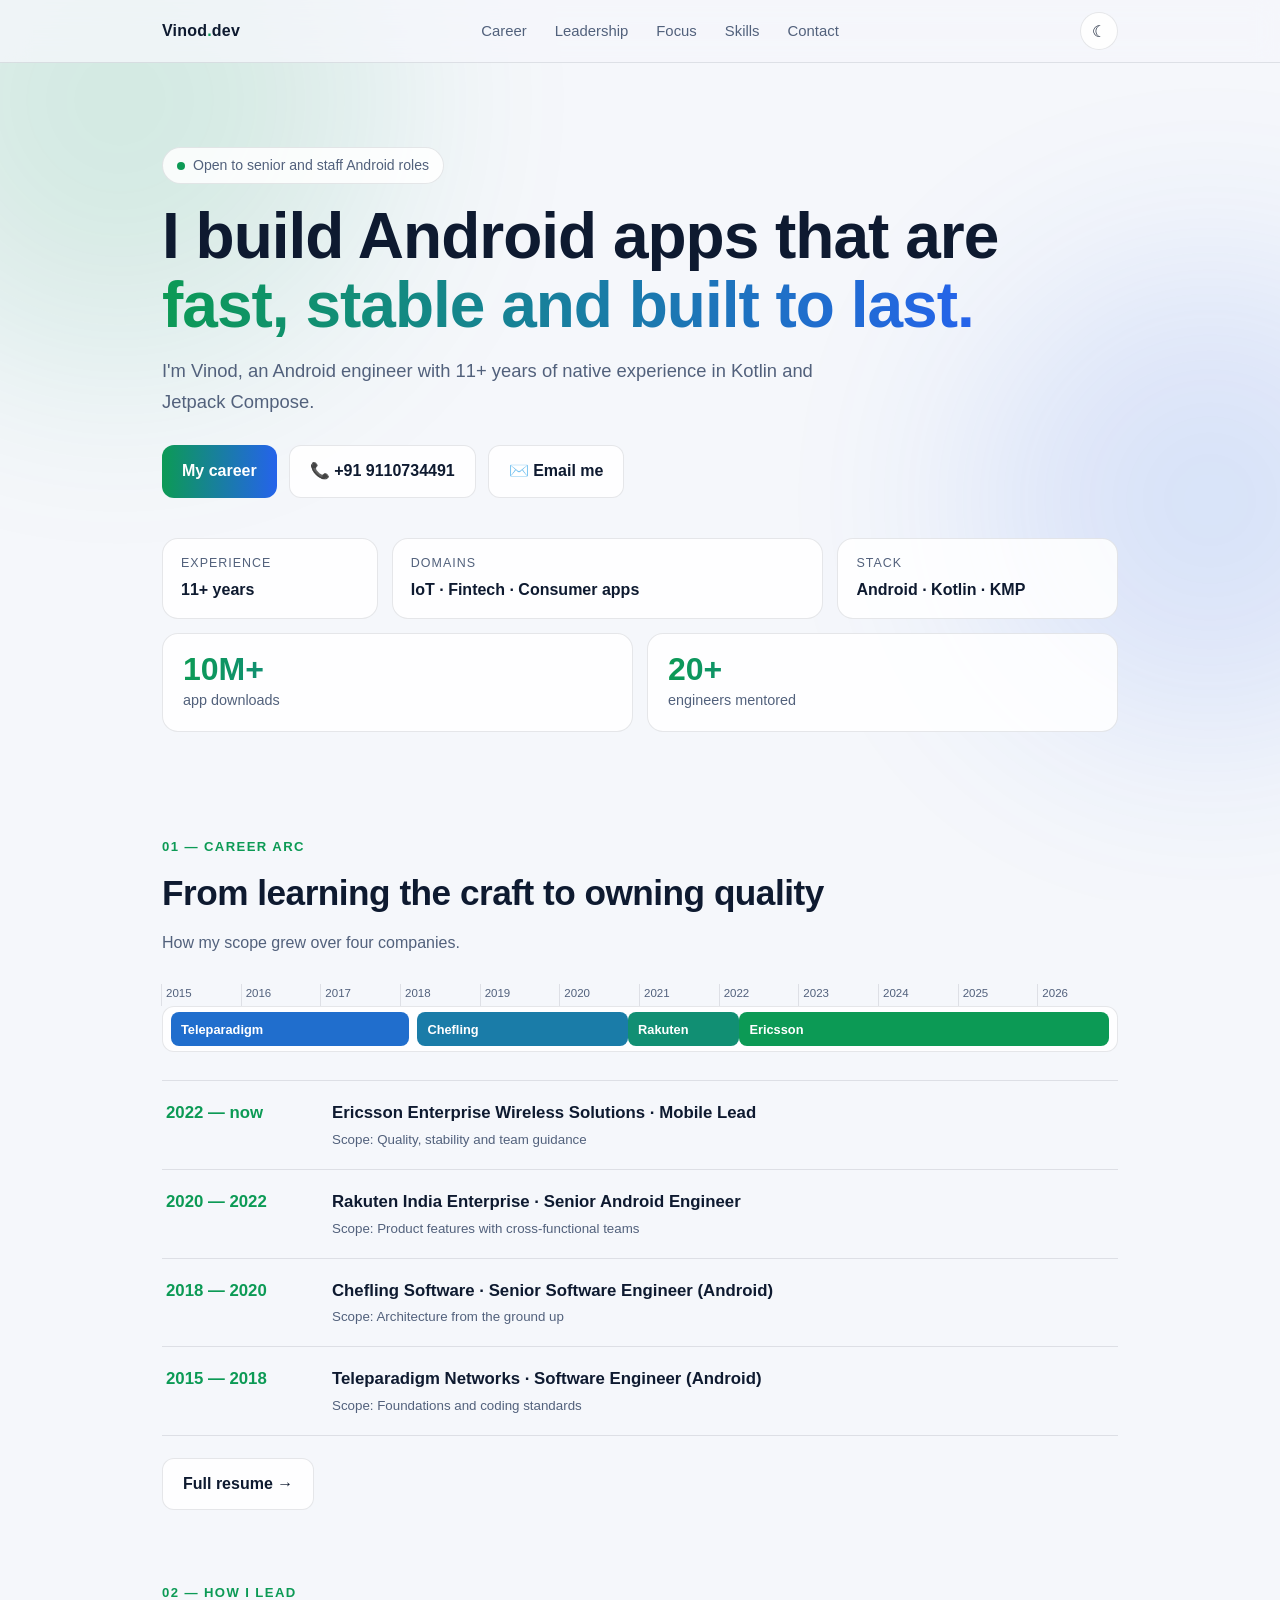
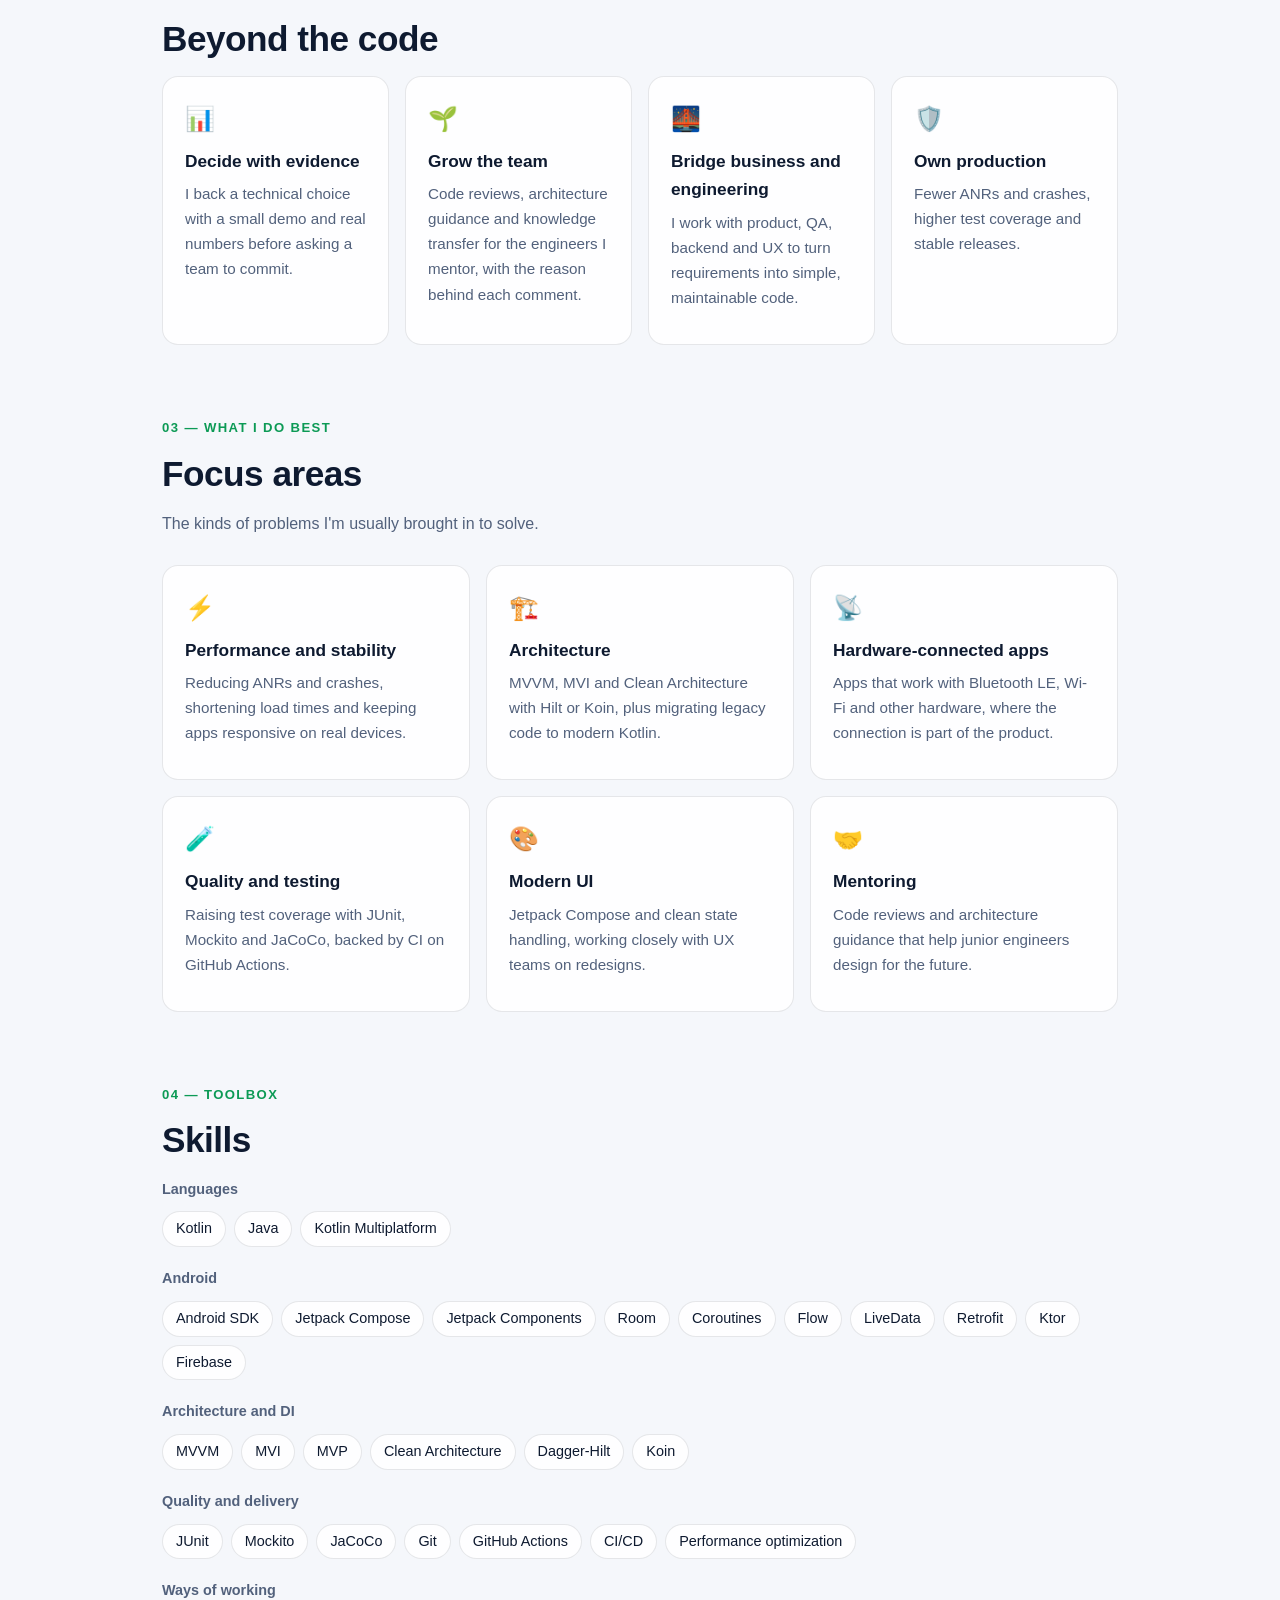
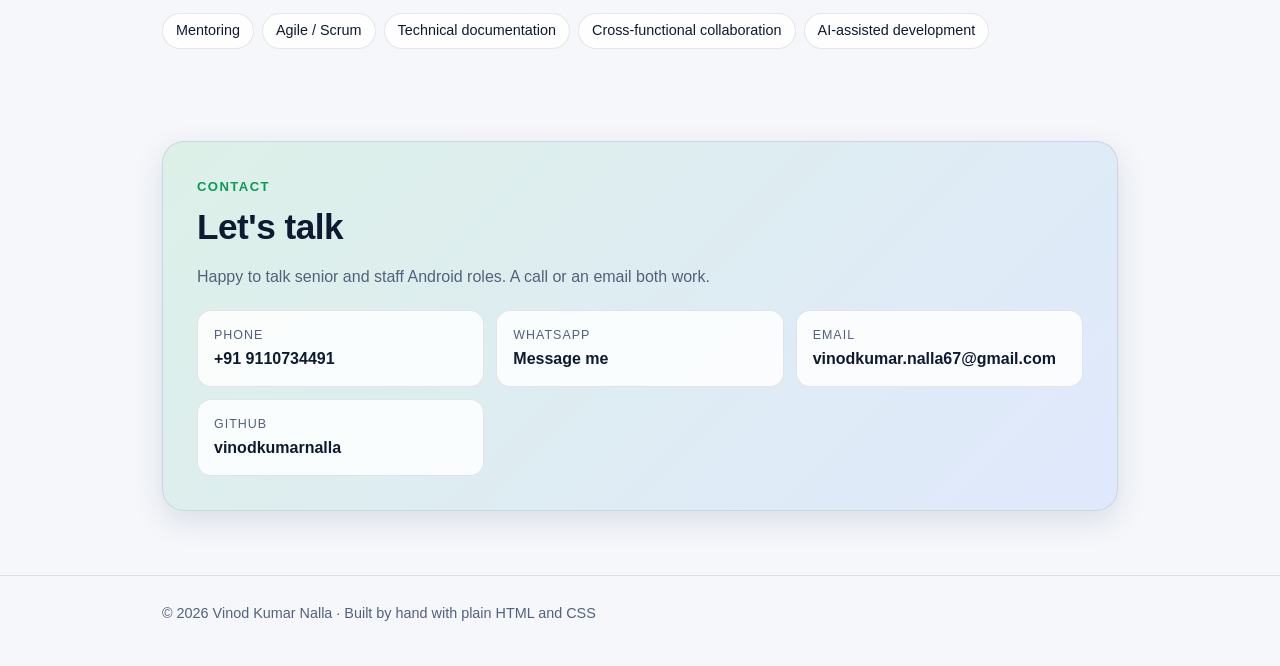
<file: index.html>
<!DOCTYPE html>
<html lang="en" data-theme="dark">
<head>
<meta charset="utf-8">
<meta name="viewport" content="width=device-width, initial-scale=1">
<title>Vinod Kumar Nalla | Senior Android Engineer</title>
<meta name="description" content="Vinod Kumar Nalla is an Android engineer with 11+ years of experience in Kotlin, Jetpack Compose and clean architecture.">
<meta property="og:title" content="Vinod Kumar Nalla | Senior Android Engineer">
<meta property="og:description" content="11+ years building production Android apps: Kotlin, Jetpack Compose, MVVM, Clean Architecture.">
<meta property="og:type" content="website">
<meta name="theme-color" content="#0a0f1c">
<link rel="icon" href="data:image/svg+xml,<svg xmlns='http://www.w3.org/2000/svg' viewBox='0 0 100 100'><rect width='100' height='100' rx='24' fill='%233ddc84'/><text x='50' y='68' font-size='54' text-anchor='middle' font-family='sans-serif' font-weight='800' fill='%23062b18'>VN</text></svg>">
<script>document.documentElement.classList.add("js");</script>
<link rel="stylesheet" href="styles.css">
</head>
<body>
<div class="glow" aria-hidden="true"><i></i><i></i></div>

<header class="nav">
  <div class="wrap">
    <a class="brand" href="#top">Vinod<span>.</span>dev</a>
    <nav class="links" id="links" aria-label="Primary">
      <a href="#career">Career</a>
      <a href="#lead">Leadership</a>
      <a href="#focus">Focus</a>
      <a href="#skills">Skills</a>
      <a href="#contact">Contact</a>
    </nav>
    <div style="display:flex;gap:8px">
      <button class="icon-btn" id="themeBtn" aria-label="Toggle light and dark theme" title="Toggle theme">☾</button>
      <button class="icon-btn" id="menuBtn" aria-label="Open menu" aria-expanded="false">☰</button>
    </div>
  </div>
</header>

<main class="wrap" id="top">

  <div class="hero">
    <span class="pill"><span class="dot"></span> Open to senior and staff Android roles</span>
    <h1>I build Android apps that are <span class="gradient-text">fast, stable and built to last.</span></h1>
    <p class="lead">
      I'm Vinod, an Android engineer with 11+ years of native experience in Kotlin and Jetpack Compose.
    </p>
    <div class="btns">
      <a class="btn primary" href="#career">My career</a>
      <a class="btn" href="tel:+919110734491">📞 +91 9110734491</a>
      <a class="btn" href="mailto:vinodkumar.nalla67@gmail.com">✉️ Email me</a>
    </div>

    <dl class="quick">
      <div><dt>Experience</dt><dd>11+ years</dd></div>
      <div><dt>Domains</dt><dd>IoT · Fintech · Consumer apps</dd></div>
      <div><dt>Stack</dt><dd>Android · Kotlin · KMP</dd></div>
    </dl>

    <div class="stats">
      <div class="stat"><b class="gradient-text">10M+</b><span>app downloads</span></div>
      <div class="stat"><b class="gradient-text">20+</b><span>engineers mentored</span></div>
    </div>

  </div>









  <section id="career" class="reveal">
    <div class="eyebrow">01 — Career arc</div>
    <h2>From learning the craft to owning quality</h2>
    <p class="sub">How my scope grew over four companies.</p>

    <div class="ruler" aria-hidden="true">
      <div class="ticks"><span style="left:0.0%">2015</span><span style="left:8.33%">2016</span><span style="left:16.67%">2017</span><span style="left:25.0%">2018</span><span style="left:33.33%">2019</span><span style="left:41.67%">2020</span><span style="left:50.0%">2021</span><span style="left:58.33%">2022</span><span style="left:66.67%">2023</span><span style="left:75.0%">2024</span><span style="left:83.33%">2025</span><span style="left:91.67%">2026</span></div>
      <div class="track"><div class="bar b0" style="left:0.83%;width:25.0%" title="Teleparadigm Networks: 2015 — 2018"><span>Teleparadigm</span></div><div class="bar b1" style="left:26.67%;width:22.08%" title="Chefling Software: 2018 — 2020"><span>Chefling</span></div><div class="bar b2" style="left:48.75%;width:11.67%" title="Rakuten India Enterprise: 2020 — 2022"><span>Rakuten</span></div><div class="bar b3" style="left:60.42%;width:38.75%" title="Ericsson Enterprise Wireless Solutions: 2022 — Now"><span>Ericsson</span></div></div>
    </div>

    <div class="clist">
      <div class="crow">
        <div class="cyrs">2022 — now</div>
        <div class="cmain"><strong>Ericsson Enterprise Wireless Solutions · Mobile Lead</strong><small>Scope: Quality, stability and team guidance</small></div>
      </div>
      <div class="crow">
        <div class="cyrs">2020 — 2022</div>
        <div class="cmain"><strong>Rakuten India Enterprise · Senior Android Engineer</strong><small>Scope: Product features with cross-functional teams</small></div>
      </div>
      <div class="crow">
        <div class="cyrs">2018 — 2020</div>
        <div class="cmain"><strong>Chefling Software · Senior Software Engineer (Android)</strong><small>Scope: Architecture from the ground up</small></div>
      </div>
      <div class="crow">
        <div class="cyrs">2015 — 2018</div>
        <div class="cmain"><strong>Teleparadigm Networks · Software Engineer (Android)</strong><small>Scope: Foundations and coding standards</small></div>
      </div>
    </div>
    <p class="more"><a class="btn" href="resume.html">Full resume →</a></p>
  </section>

  <section id="lead" class="reveal">
    <div class="eyebrow">02 — How I lead</div>
    <h2>Beyond the code</h2>
    <div class="grid cols-4">
      <div class="card"><div class="ico">📊</div><h3>Decide with evidence</h3><p>I back a technical choice with a small demo and real numbers before asking a team to commit.</p></div>
      <div class="card"><div class="ico">🌱</div><h3>Grow the team</h3><p>Code reviews, architecture guidance and knowledge transfer for the engineers I mentor, with the reason behind each comment.</p></div>
      <div class="card"><div class="ico">🌉</div><h3>Bridge business and engineering</h3><p>I work with product, QA, backend and UX to turn requirements into simple, maintainable code.</p></div>
      <div class="card"><div class="ico">🛡️</div><h3>Own production</h3><p>Fewer ANRs and crashes, higher test coverage and stable releases.</p></div>
    </div>
  </section>

  <section id="focus" class="reveal">
    <div class="eyebrow">03 — What I do best</div>
    <h2>Focus areas</h2>
    <p class="sub">The kinds of problems I'm usually brought in to solve.</p>
    <div class="grid cols-3">
      <div class="card"><div class="ico">⚡</div><h3>Performance and stability</h3><p>Reducing ANRs and crashes, shortening load times and keeping apps responsive on real devices.</p></div>
      <div class="card"><div class="ico">🏗️</div><h3>Architecture</h3><p>MVVM, MVI and Clean Architecture with Hilt or Koin, plus migrating legacy code to modern Kotlin.</p></div>
      <div class="card"><div class="ico">📡</div><h3>Hardware-connected apps</h3><p>Apps that work with Bluetooth LE, Wi-Fi and other hardware, where the connection is part of the product.</p></div>
      <div class="card"><div class="ico">🧪</div><h3>Quality and testing</h3><p>Raising test coverage with JUnit, Mockito and JaCoCo, backed by CI on GitHub Actions.</p></div>
      <div class="card"><div class="ico">🎨</div><h3>Modern UI</h3><p>Jetpack Compose and clean state handling, working closely with UX teams on redesigns.</p></div>
      <div class="card"><div class="ico">🤝</div><h3>Mentoring</h3><p>Code reviews and architecture guidance that help junior engineers design for the future.</p></div>
    </div>
  </section>

  <section id="skills" class="reveal">
    <div class="eyebrow">04 — Toolbox</div>
    <h2>Skills</h2>
    <div class="skill-group"><h3>Languages</h3>
      <div class="chips"><span class="chip">Kotlin</span><span class="chip">Java</span><span class="chip">Kotlin Multiplatform</span></div></div>
    <div class="skill-group"><h3>Android</h3>
      <div class="chips"><span class="chip">Android SDK</span><span class="chip">Jetpack Compose</span><span class="chip">Jetpack Components</span><span class="chip">Room</span><span class="chip">Coroutines</span><span class="chip">Flow</span><span class="chip">LiveData</span><span class="chip">Retrofit</span><span class="chip">Ktor</span><span class="chip">Firebase</span></div></div>
    <div class="skill-group"><h3>Architecture and DI</h3>
      <div class="chips"><span class="chip">MVVM</span><span class="chip">MVI</span><span class="chip">MVP</span><span class="chip">Clean Architecture</span><span class="chip">Dagger-Hilt</span><span class="chip">Koin</span></div></div>
    <div class="skill-group"><h3>Quality and delivery</h3>
      <div class="chips"><span class="chip">JUnit</span><span class="chip">Mockito</span><span class="chip">JaCoCo</span><span class="chip">Git</span><span class="chip">GitHub Actions</span><span class="chip">CI/CD</span><span class="chip">Performance optimization</span></div></div>
    <div class="skill-group"><h3>Ways of working</h3>
      <div class="chips"><span class="chip">Mentoring</span><span class="chip">Agile / Scrum</span><span class="chip">Technical documentation</span><span class="chip">Cross-functional collaboration</span><span class="chip">AI-assisted development</span></div></div>
  </section>

  <section id="contact" class="reveal">
    <div class="contact-box">
      <div class="eyebrow">Contact</div>
      <h2>Let's talk</h2>
      <p class="sub" style="margin-bottom:0">Happy to talk senior and staff Android roles. A call or an email both work.</p>
      <div class="contact-list">
        <a class="contact-item" href="tel:+919110734491"><small>Phone</small><strong>+91 9110734491</strong></a>
        <a class="contact-item" href="https://wa.me/919110734491" target="_blank" rel="noopener"><small>WhatsApp</small><strong>Message me</strong></a>
        <a class="contact-item" href="mailto:vinodkumar.nalla67@gmail.com"><small>Email</small><strong>vinodkumar.nalla67@gmail.com</strong></a>
        <a class="contact-item" href="https://github.com/vinodkumarnalla" target="_blank" rel="noopener"><small>GitHub</small><strong>vinodkumarnalla</strong></a>
      </div>
    </div>
  </section>

</main>

<footer>
  <div class="wrap">© <span id="y"></span> Vinod Kumar Nalla · Built by hand with plain HTML and CSS</div>
</footer>

<script>
  // theme: saved choice, else system preference
  (function () {
    var root = document.documentElement;
    var saved = null;
    try { saved = localStorage.getItem('theme'); } catch (e) {}
    var prefersLight = window.matchMedia && window.matchMedia('(prefers-color-scheme: light)').matches;
    var theme = saved || (prefersLight ? 'light' : 'dark');
    var btn = document.getElementById('themeBtn');
    function apply(t) {
      root.setAttribute('data-theme', t);
      btn.textContent = t === 'dark' ? '☀' : '☾';
      var m = document.querySelector('meta[name=theme-color]');
      if (m) m.setAttribute('content', t === 'dark' ? '#0a0f1c' : '#f5f7fb');
    }
    apply(theme);
    btn.addEventListener('click', function () {
      theme = root.getAttribute('data-theme') === 'dark' ? 'light' : 'dark';
      apply(theme);
      try { localStorage.setItem('theme', theme); } catch (e) {}
    });
  })();

  // mobile menu
  var menuBtn = document.getElementById('menuBtn');
  var links = document.getElementById('links');
  menuBtn.addEventListener('click', function () {
    var open = links.classList.toggle('open');
    menuBtn.setAttribute('aria-expanded', open ? 'true' : 'false');
  });
  links.addEventListener('click', function (e) {
    if (e.target.tagName === 'A') { links.classList.remove('open'); menuBtn.setAttribute('aria-expanded', 'false'); }
  });

  // reveal on scroll
  var reduce = window.matchMedia && window.matchMedia('(prefers-reduced-motion: reduce)').matches;
  var items = document.querySelectorAll('.reveal');
  if ('IntersectionObserver' in window && !reduce) {
    var io = new IntersectionObserver(function (entries) {
      entries.forEach(function (en) { if (en.isIntersecting) { en.target.classList.add('in'); io.unobserve(en.target); } });
    }, { threshold: 0.08 });
    items.forEach(function (el) { io.observe(el); });
  } else {
    items.forEach(function (el) { el.classList.add('in'); });
  }
  // safety net: never leave content hidden
  setTimeout(function () { items.forEach(function (el) { el.classList.add('in'); }); }, 1200);

  // active nav link
  var sections = Array.prototype.slice.call(document.querySelectorAll('main section[id]'));
  var navLinks = Array.prototype.slice.call(document.querySelectorAll('nav.links a'));
  function setActive() {
    var y = window.scrollY + 120, current = null;
    sections.forEach(function (s) { if (s.offsetTop <= y) current = s.id; });
    navLinks.forEach(function (a) { a.classList.toggle('active', a.getAttribute('href') === '#' + current); });
  }
  window.addEventListener('scroll', setActive, { passive: true });
  setActive();

  document.getElementById('y').textContent = new Date().getFullYear();
</script>
</body>
</html>
</file>
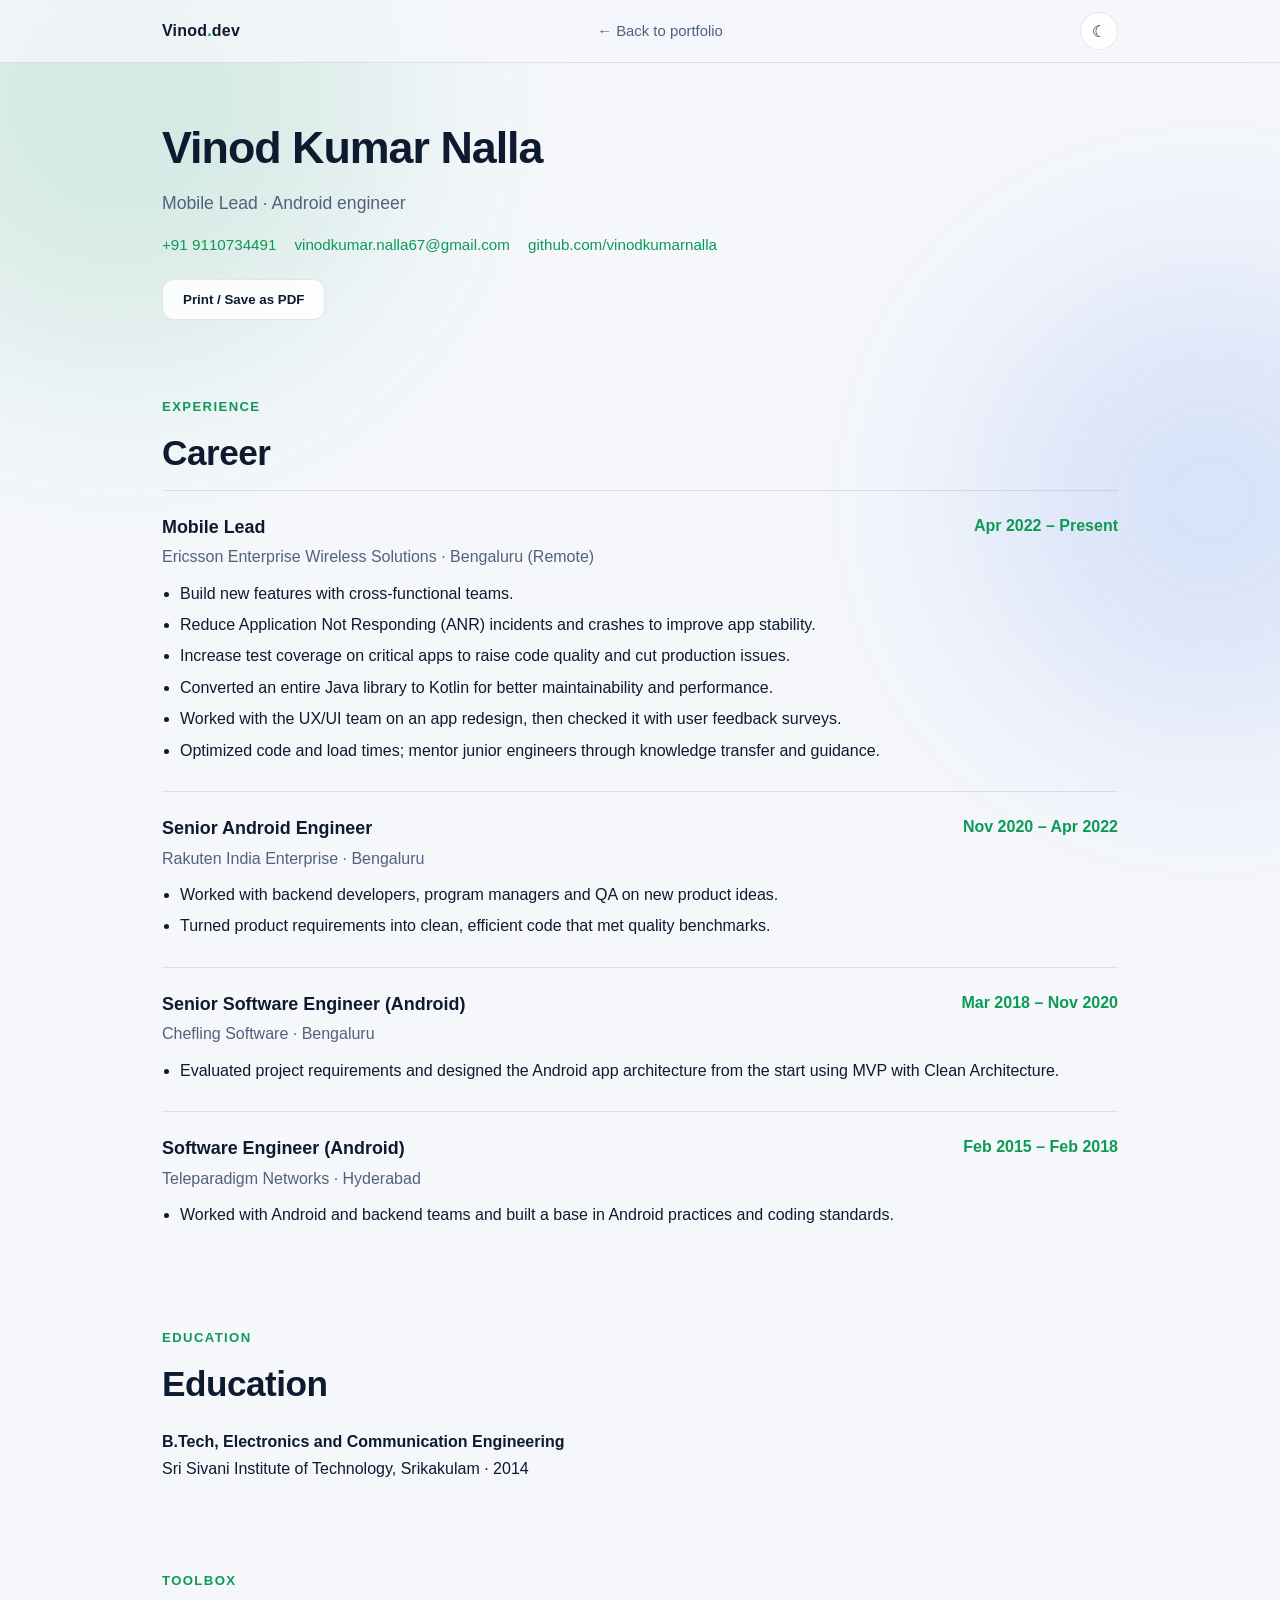
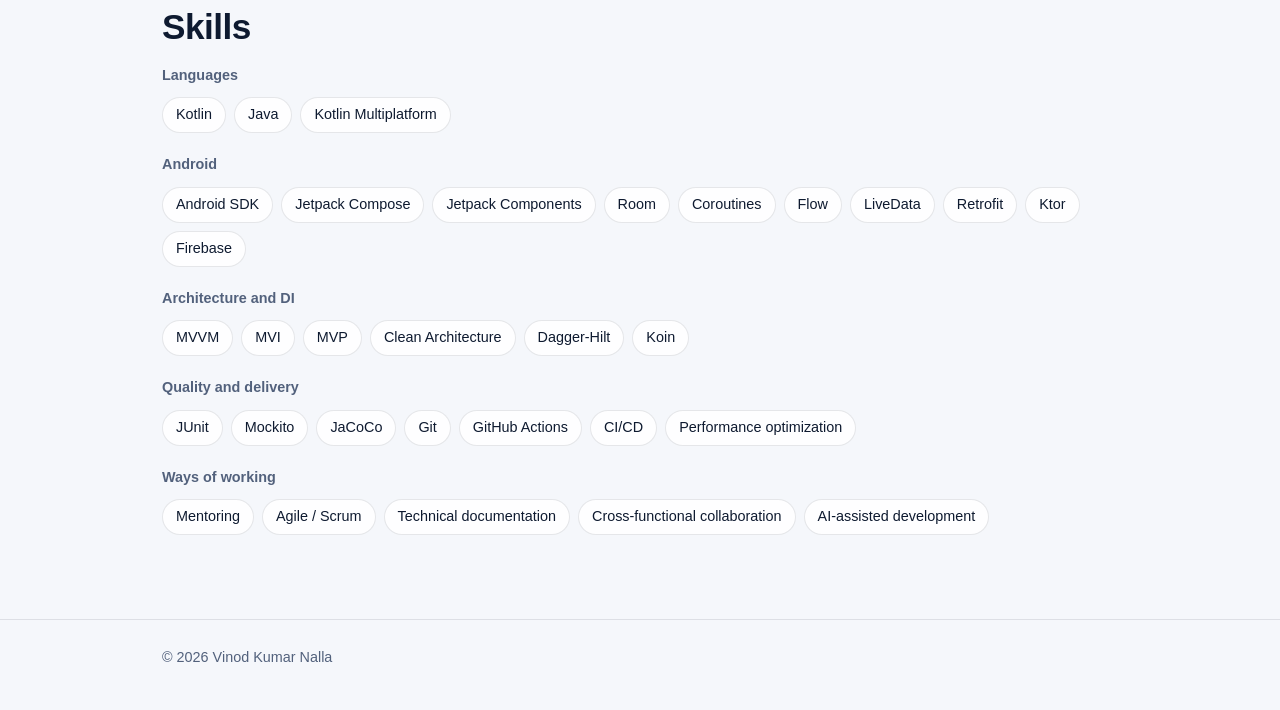
<file: resume.html>
<!DOCTYPE html>
<html lang="en" data-theme="dark">
<head>
<meta charset="utf-8">
<meta name="viewport" content="width=device-width, initial-scale=1">
<title>Resume | Vinod Kumar Nalla</title>
<meta name="description" content="Full resume of Vinod Kumar Nalla, Android engineer.">
<meta name="theme-color" content="#0a0f1c">
<link rel="icon" href="data:image/svg+xml,<svg xmlns='http://www.w3.org/2000/svg' viewBox='0 0 100 100'><rect width='100' height='100' rx='24' fill='%233ddc84'/><text x='50' y='68' font-size='54' text-anchor='middle' font-family='sans-serif' font-weight='800' fill='%23062b18'>VN</text></svg>">
<script>document.documentElement.classList.add("js");</script>
<link rel="stylesheet" href="styles.css">
</head>
<body>
<div class="glow" aria-hidden="true"><i></i><i></i></div>

<header class="nav">
  <div class="wrap">
    <a class="brand" href="./">Vinod<span>.</span>dev</a>
    <nav class="links" style="display:flex">
      <a href="./">← Back to portfolio</a>
    </nav>
    <button class="icon-btn" id="themeBtn" aria-label="Toggle light and dark theme" title="Toggle theme">☾</button>
  </div>
</header>

<main class="wrap">
  <div class="rhead">
    <h1>Vinod Kumar Nalla</h1>
    <p class="role">Mobile Lead · Android engineer</p>
    <div class="rlinks">
      <a href="tel:+919110734491">+91 9110734491</a>
      <a href="mailto:vinodkumar.nalla67@gmail.com">vinodkumar.nalla67@gmail.com</a>
      <a href="https://github.com/vinodkumarnalla" target="_blank" rel="noopener">github.com/vinodkumarnalla</a>
    </div>
    <div class="toolbar">
      <button class="btn" onclick="window.print()">Print / Save as PDF</button>
    </div>
  </div>

  <section>
    <div class="eyebrow">Experience</div>
    <h2>Career</h2>
    <div class="rjob">
      <div class="top"><h3>Mobile Lead</h3><span class="when">Apr 2022 – Present</span></div>
      <div class="where">Ericsson Enterprise Wireless Solutions · Bengaluru (Remote)</div>
      <ul>
        <li>Build new features with cross-functional teams.</li>
        <li>Reduce Application Not Responding (ANR) incidents and crashes to improve app stability.</li>
        <li>Increase test coverage on critical apps to raise code quality and cut production issues.</li>
        <li>Converted an entire Java library to Kotlin for better maintainability and performance.</li>
        <li>Worked with the UX/UI team on an app redesign, then checked it with user feedback surveys.</li>
        <li>Optimized code and load times; mentor junior engineers through knowledge transfer and guidance.</li>
      </ul>
    </div>
    <div class="rjob">
      <div class="top"><h3>Senior Android Engineer</h3><span class="when">Nov 2020 – Apr 2022</span></div>
      <div class="where">Rakuten India Enterprise · Bengaluru</div>
      <ul>
        <li>Worked with backend developers, program managers and QA on new product ideas.</li>
        <li>Turned product requirements into clean, efficient code that met quality benchmarks.</li>
      </ul>
    </div>
    <div class="rjob">
      <div class="top"><h3>Senior Software Engineer (Android)</h3><span class="when">Mar 2018 – Nov 2020</span></div>
      <div class="where">Chefling Software · Bengaluru</div>
      <ul>
        <li>Evaluated project requirements and designed the Android app architecture from the start using MVP with Clean Architecture.</li>
      </ul>
    </div>
    <div class="rjob">
      <div class="top"><h3>Software Engineer (Android)</h3><span class="when">Feb 2015 – Feb 2018</span></div>
      <div class="where">Teleparadigm Networks · Hyderabad</div>
      <ul>
        <li>Worked with Android and backend teams and built a base in Android practices and coding standards.</li>
      </ul>
    </div>
  </section>

  <section>
    <div class="eyebrow">Education</div>
    <h2>Education</h2>
    <p><strong>B.Tech, Electronics and Communication Engineering</strong><br>Sri Sivani Institute of Technology, Srikakulam · 2014</p>
  </section>

  <section>
    <div class="eyebrow">Toolbox</div>
    <h2>Skills</h2>
    <div class="skill-group"><h3>Languages</h3>
      <div class="chips"><span class="chip">Kotlin</span><span class="chip">Java</span><span class="chip">Kotlin Multiplatform</span></div></div>
    <div class="skill-group"><h3>Android</h3>
      <div class="chips"><span class="chip">Android SDK</span><span class="chip">Jetpack Compose</span><span class="chip">Jetpack Components</span><span class="chip">Room</span><span class="chip">Coroutines</span><span class="chip">Flow</span><span class="chip">LiveData</span><span class="chip">Retrofit</span><span class="chip">Ktor</span><span class="chip">Firebase</span></div></div>
    <div class="skill-group"><h3>Architecture and DI</h3>
      <div class="chips"><span class="chip">MVVM</span><span class="chip">MVI</span><span class="chip">MVP</span><span class="chip">Clean Architecture</span><span class="chip">Dagger-Hilt</span><span class="chip">Koin</span></div></div>
    <div class="skill-group"><h3>Quality and delivery</h3>
      <div class="chips"><span class="chip">JUnit</span><span class="chip">Mockito</span><span class="chip">JaCoCo</span><span class="chip">Git</span><span class="chip">GitHub Actions</span><span class="chip">CI/CD</span><span class="chip">Performance optimization</span></div></div>
    <div class="skill-group"><h3>Ways of working</h3>
      <div class="chips"><span class="chip">Mentoring</span><span class="chip">Agile / Scrum</span><span class="chip">Technical documentation</span><span class="chip">Cross-functional collaboration</span><span class="chip">AI-assisted development</span></div></div>
  </section>
</main>

<footer>
  <div class="wrap">© <span id="y"></span> Vinod Kumar Nalla</div>
</footer>
<script>
  (function () {
    var root = document.documentElement, saved = null;
    try { saved = localStorage.getItem('theme'); } catch (e) {}
    var light = window.matchMedia && window.matchMedia('(prefers-color-scheme: light)').matches;
    var theme = saved || (light ? 'light' : 'dark');
    var btn = document.getElementById('themeBtn');
    function apply(t) { root.setAttribute('data-theme', t); btn.textContent = t === 'dark' ? '☀' : '☾'; }
    apply(theme);
    btn.addEventListener('click', function () {
      theme = root.getAttribute('data-theme') === 'dark' ? 'light' : 'dark';
      apply(theme);
      try { localStorage.setItem('theme', theme); } catch (e) {}
    });
  })();
  document.getElementById('y').textContent = new Date().getFullYear();
</script>
</body>
</html>
</file>
<file: styles.css>
:root {
    --bg: #0a0f1c;
    --bg-soft: #0f1627;
    --surface: rgba(255,255,255,.04);
    --surface-hover: rgba(255,255,255,.07);
    --border: rgba(255,255,255,.09);
    --text: #eaf0fb;
    --muted: #9aa8c2;
    --accent: #3ddc84;
    --accent-2: #4f9dff;
    --accent-ink: #04210f;
    --shadow: 0 10px 40px rgba(0,0,0,.35);
    --radius: 16px;
  }
  [data-theme="light"] {
    --bg: #f5f7fb;
    --bg-soft: #eaeff7;
    --surface: rgba(255,255,255,.85);
    --surface-hover: #ffffff;
    --border: rgba(15,26,46,.1);
    --text: #0e1a30;
    --muted: #52617c;
    --accent: #0c9a55;
    --accent-2: #2563eb;
    --accent-ink: #ffffff;
    --shadow: 0 10px 30px rgba(20,40,80,.12);
  }
  * { box-sizing: border-box; }
  html { scroll-behavior: smooth; scroll-padding-top: 72px; }
  body {
    margin: 0;
    font-family: Inter, -apple-system, BlinkMacSystemFont, "Segoe UI", Roboto, Helvetica, Arial, sans-serif;
    background: var(--bg);
    color: var(--text);
    line-height: 1.65;
    -webkit-font-smoothing: antialiased;
    overflow-x: hidden;
  }
  a { color: var(--accent); text-decoration: none; }
  a:hover { text-decoration: underline; }
  .wrap { max-width: 1000px; margin: 0 auto; padding: 0 22px; }
  .gradient-text {
    background: linear-gradient(90deg, var(--accent), var(--accent-2));
    -webkit-background-clip: text; background-clip: text; color: transparent;
  }

  /* background glow */
  .glow { position: fixed; inset: 0; z-index: -1; pointer-events: none; overflow: hidden; }
  .glow i { position: absolute; border-radius: 50%; filter: blur(110px); opacity: .22; }
  .glow i:nth-child(1) { width: 520px; height: 520px; background: var(--accent); top: -160px; left: -140px; }
  .glow i:nth-child(2) { width: 460px; height: 460px; background: var(--accent-2); top: 30%; right: -160px; }
  [data-theme="light"] .glow i { opacity: .14; }

  /* nav */
  header.nav {
    position: sticky; top: 0; z-index: 50;
    background: color-mix(in srgb, var(--bg) 78%, transparent);
    backdrop-filter: blur(14px); -webkit-backdrop-filter: blur(14px);
    border-bottom: 1px solid var(--border);
  }
  header.nav .wrap { display: flex; align-items: center; justify-content: space-between; height: 62px; }
  .brand { font-weight: 800; letter-spacing: .2px; color: var(--text); }
  .brand span { color: var(--accent); }
  nav.links { display: flex; align-items: center; gap: 4px; }
  nav.links a { color: var(--muted); font-size: .93rem; padding: 6px 12px; border-radius: 999px; }
  nav.links a:hover, nav.links a.active { color: var(--text); background: var(--surface-hover); text-decoration: none; }
  .icon-btn {
    border: 1px solid var(--border); background: var(--surface); color: var(--text);
    width: 38px; height: 38px; border-radius: 50%; cursor: pointer; font-size: 1rem;
  }
  .icon-btn:hover { background: var(--surface-hover); }
  #menuBtn { display: none; }
  @media (max-width: 820px) {
    #menuBtn { display: inline-block; }
    nav.links {
      position: absolute; top: 62px; left: 0; right: 0; flex-direction: column; align-items: stretch;
      background: var(--bg-soft); border-bottom: 1px solid var(--border); padding: 10px 16px 16px;
      display: none;
    }
    nav.links.open { display: flex; }
    nav.links a { padding: 10px 12px; }
  }

  /* hero */
  .hero { padding: 84px 0 40px; }
  .pill {
    display: inline-flex; align-items: center; gap: 8px; padding: 6px 14px; font-size: .88rem;
    border: 1px solid var(--border); background: var(--surface); border-radius: 999px; color: var(--muted);
  }
  .pill .dot { width: 8px; height: 8px; border-radius: 50%; background: var(--accent); box-shadow: 0 0 0 0 var(--accent); animation: pulse 2s infinite; }
  @keyframes pulse { 0% { box-shadow: 0 0 0 0 color-mix(in srgb, var(--accent) 60%, transparent); } 100% { box-shadow: 0 0 0 12px transparent; } }
  .hero h1 { font-size: clamp(2.3rem, 7vw, 4rem); line-height: 1.08; margin: 18px 0 16px; letter-spacing: -1px; }
  .hero p.lead { color: var(--muted); font-size: 1.15rem; max-width: 660px; margin: 0; }
  .btns { margin-top: 28px; display: flex; flex-wrap: wrap; gap: 12px; }
  .btn {
    display: inline-flex; align-items: center; gap: 8px; padding: 12px 20px; border-radius: 12px;
    font-weight: 600; border: 1px solid var(--border); color: var(--text); background: var(--surface);
    transition: transform .15s ease, background .15s ease;
  }
  .btn:hover { transform: translateY(-2px); background: var(--surface-hover); text-decoration: none; }
  .btn.primary { background: linear-gradient(90deg, var(--accent), var(--accent-2)); color: var(--accent-ink); border: 0; }
  .btn.primary:hover { filter: brightness(1.07); }

  .quick { display: grid; grid-template-columns: 1fr 2fr 1.3fr; gap: 14px; margin: 40px 0 0; }
  .quick > div { background: var(--surface); border: 1px solid var(--border); border-radius: var(--radius); padding: 14px 18px; }
  .quick dt { color: var(--muted); font-size: .78rem; text-transform: uppercase; letter-spacing: 1px; }
  .quick dd { margin: 4px 0 0; font-weight: 600; }
  @media (max-width: 800px) { .quick { grid-template-columns: 1fr; } }
  .stats { display: grid; grid-template-columns: repeat(auto-fit, minmax(170px, 1fr)); gap: 14px; margin-top: 14px; }
  .stat { background: var(--surface); border: 1px solid var(--border); border-radius: var(--radius); padding: 18px 20px; }
  .stat b { display: block; font-size: 2rem; line-height: 1.1; }
  .stat span { color: var(--muted); font-size: .9rem; }

  /* sections */
  section { padding: 64px 0 8px; }
  .eyebrow { color: var(--accent); font-weight: 700; font-size: .82rem; letter-spacing: 1.4px; text-transform: uppercase; }
  section h2 { margin: 6px 0 8px; font-size: clamp(1.6rem, 4vw, 2.2rem); letter-spacing: -.5px; }
  .sub { color: var(--muted); margin: 0 0 28px; max-width: 640px; }

  .grid { display: grid; gap: 16px; }
  .grid.cols-2 { grid-template-columns: repeat(auto-fit, minmax(290px, 1fr)); }
  .grid.cols-4 { grid-template-columns: repeat(auto-fit, minmax(210px, 1fr)); }
  .grid.cols-3 { grid-template-columns: repeat(auto-fit, minmax(240px, 1fr)); }
  .card {
    background: var(--surface); border: 1px solid var(--border); border-radius: var(--radius);
    padding: 22px; display: flex; flex-direction: column;
    transition: transform .2s ease, background .2s ease, border-color .2s ease;
  }
  .card:hover { transform: translateY(-4px); background: var(--surface-hover); border-color: color-mix(in srgb, var(--accent) 40%, var(--border)); }
  .card .ico { font-size: 1.5rem; margin-bottom: 8px; }
  .card h3 { margin: 0 0 6px; font-size: 1.08rem; }
  .card p { margin: 0 0 12px; color: var(--muted); font-size: .95rem; flex: 1; }
  .card a.link { font-weight: 600; font-size: .94rem; }

  .about-grid { display: block; max-width: 760px; }
  @media (max-width: 800px) { .about-grid { grid-template-columns: 1fr; } }
  .about-grid p { margin: 0 0 14px; }
  .facts { background: var(--surface); border: 1px solid var(--border); border-radius: var(--radius); padding: 20px; }
  .facts dl { margin: 0; }
  .facts dt { color: var(--muted); font-size: .8rem; text-transform: uppercase; letter-spacing: 1px; margin-top: 12px; }
  .facts dt:first-child { margin-top: 0; }
  .facts dd { margin: 2px 0 0; font-weight: 600; }

  /* chips */
  .chips { display: flex; flex-wrap: wrap; gap: 8px; }
  .chip { background: var(--surface); border: 1px solid var(--border); padding: 5px 13px; border-radius: 999px; font-size: .9rem; transition: border-color .2s, transform .2s; }
  .chip:hover { border-color: var(--accent); transform: translateY(-1px); }
  .skill-group { margin-bottom: 20px; }
  .skill-group h3 { margin: 0 0 10px; font-size: .9rem; color: var(--muted); font-weight: 600; }

  /* case studies */
  .case { padding: 26px; }
  .case .tag { color: var(--accent-2); font-size: .8rem; font-weight: 700; letter-spacing: 1px; text-transform: uppercase; }
  .case h3 { font-size: 1.25rem; margin: 6px 0 14px; }
  .case dl { margin: 0; display: grid; grid-template-columns: 110px 1fr; gap: 8px 16px; }
  .case dt { color: var(--muted); font-weight: 600; font-size: .9rem; }
  .case dd { margin: 0; }
  @media (max-width: 600px) { .case dl { grid-template-columns: 1fr; gap: 2px; } .case dd { margin-bottom: 10px; } }

  /* timeline */
  .job { position: relative; padding-left: 26px; margin-bottom: 30px; border-left: 2px solid var(--border); }
  .job::before {
    content: ""; position: absolute; left: -7px; top: 7px; width: 12px; height: 12px; border-radius: 50%;
    background: var(--accent); box-shadow: 0 0 0 4px color-mix(in srgb, var(--accent) 22%, transparent);
  }
  .job h3 { margin: 0; font-size: 1.12rem; }
  .job .meta { color: var(--muted); font-size: .9rem; margin: 2px 0 10px; }
  /* career ruler */
  .ruler { margin: 4px 0 28px; }
  .ticks { position: relative; height: 22px; color: var(--muted); font-size: .72rem; }
  .ticks span { position: absolute; transform: translateX(-1px); padding-left: 4px; border-left: 1px solid var(--border); height: 22px; }
  .track { position: relative; height: 46px; background: var(--surface); border: 1px solid var(--border); border-radius: 12px; overflow: hidden; }
  .bar { position: absolute; top: 5px; bottom: 5px; border-radius: 8px; display: flex; align-items: center; padding: 0 10px; font-size: .8rem; font-weight: 700; color: var(--accent-ink); white-space: nowrap; overflow: hidden; }
  .bar span { overflow: hidden; text-overflow: ellipsis; }
  .bar.b0 { background: color-mix(in srgb, var(--accent-2) 80%, var(--accent)); }
  .bar.b1 { background: color-mix(in srgb, var(--accent-2) 55%, var(--accent)); }
  .bar.b2 { background: color-mix(in srgb, var(--accent) 80%, var(--accent-2)); }
  .bar.b3 { background: var(--accent); }
  .arc-card .yrs { font-size: 1.7rem; font-weight: 800; letter-spacing: -.5px; line-height: 1.2; }
  .arc-card h3 { margin: 6px 0 2px; }
  .arc-card .co { color: var(--muted); margin-bottom: 12px; }
  .arc-card .scope { align-self: flex-start; margin: 0; border-radius: 10px; line-height: 1.4; padding: 5px 12px; }
  .grid.arc { grid-template-columns: repeat(2, 1fr); }
  @media (max-width: 700px) { .grid.arc { grid-template-columns: 1fr; } }
  @media (max-width: 600px) { .ticks span:nth-child(even) { display: none; } .bar { padding: 0 4px; font-size: .68rem; } }
  .scope { display: inline-block; margin: 0 0 10px; padding: 3px 12px; font-size: .82rem; font-weight: 600; color: var(--accent); border: 1px solid color-mix(in srgb, var(--accent) 40%, var(--border)); background: color-mix(in srgb, var(--accent) 10%, transparent); border-radius: 999px; }
  .job ul { margin: 0; padding-left: 18px; }
  .job li { margin-bottom: 5px; }

  /* contact */
  .contact-box {
    background: linear-gradient(135deg, color-mix(in srgb, var(--accent) 14%, var(--surface)), color-mix(in srgb, var(--accent-2) 14%, var(--surface)));
    border: 1px solid var(--border); border-radius: 22px; padding: 34px; box-shadow: var(--shadow);
  }
  .contact-box h2 { margin-top: 0; }
  .contact-list { display: grid; grid-template-columns: repeat(auto-fit, minmax(240px, 1fr)); gap: 12px; margin-top: 20px; }
  .contact-item { display: flex; flex-direction: column; background: var(--surface); border: 1px solid var(--border); border-radius: 14px; padding: 14px 16px; color: var(--text); }
  .contact-item:hover { background: var(--surface-hover); text-decoration: none; }
  .contact-item small { color: var(--muted); font-size: .78rem; text-transform: uppercase; letter-spacing: 1px; }
  .contact-item strong { word-break: break-all; }

  footer { margin-top: 56px; border-top: 1px solid var(--border); padding: 26px 0 40px; color: var(--muted); font-size: .9rem; }

  /* reveal on scroll */
  .js .reveal { opacity: 0; transform: translateY(18px); transition: opacity .6s ease, transform .6s ease; }
  .js .reveal.in { opacity: 1; transform: none; }
  @media (prefers-reduced-motion: reduce) {
    .js .reveal { opacity: 1; transform: none; transition: none; }
    .pill .dot { animation: none; }
    html { scroll-behavior: auto; }
    .card, .btn, .chip { transition: none; }
  }

  /* career list */
  .clist { border-top: 1px solid var(--border); }
  .crow { display: grid; grid-template-columns: 150px 1fr; gap: 16px; padding: 18px 4px; border-bottom: 1px solid var(--border); }
  .cyrs { font-weight: 800; font-size: 1.05rem; color: var(--accent); white-space: nowrap; }
  .cmain strong { display: block; font-size: 1.05rem; }
  .cmain small { display: block; color: var(--muted); margin-top: 2px; }
  .more { margin: 22px 0 0; }
  @media (max-width: 600px) { .crow { grid-template-columns: 1fr; gap: 4px; } }

  /* resume page */
  .rhead { padding: 48px 0 12px; }
  .rhead h1 { font-size: clamp(2rem, 6vw, 2.8rem); margin: 0 0 4px; letter-spacing: -1px; }
  .rhead .role { color: var(--muted); font-size: 1.1rem; margin: 0 0 14px; }
  .rlinks { display: flex; flex-wrap: wrap; gap: 8px 18px; font-size: .95rem; }
  .rjob { padding: 22px 0; border-top: 1px solid var(--border); }
  .rjob .top { display: flex; flex-wrap: wrap; justify-content: space-between; gap: 4px 16px; }
  .rjob h3 { margin: 0; font-size: 1.12rem; }
  .rjob .when { color: var(--accent); font-weight: 700; white-space: nowrap; }
  .rjob .where { color: var(--muted); margin: 2px 0 10px; }
  .rjob ul { margin: 0; padding-left: 18px; }
  .rjob li { margin-bottom: 5px; }
  .toolbar { display: flex; gap: 10px; flex-wrap: wrap; margin: 22px 0 0; }
  @media print {
    .nav, .glow, .toolbar, footer { display: none !important; }
    body { background: #fff; color: #000; }
    .js .reveal { opacity: 1 !important; transform: none !important; }
    a { color: #000; }
  }
</file>
